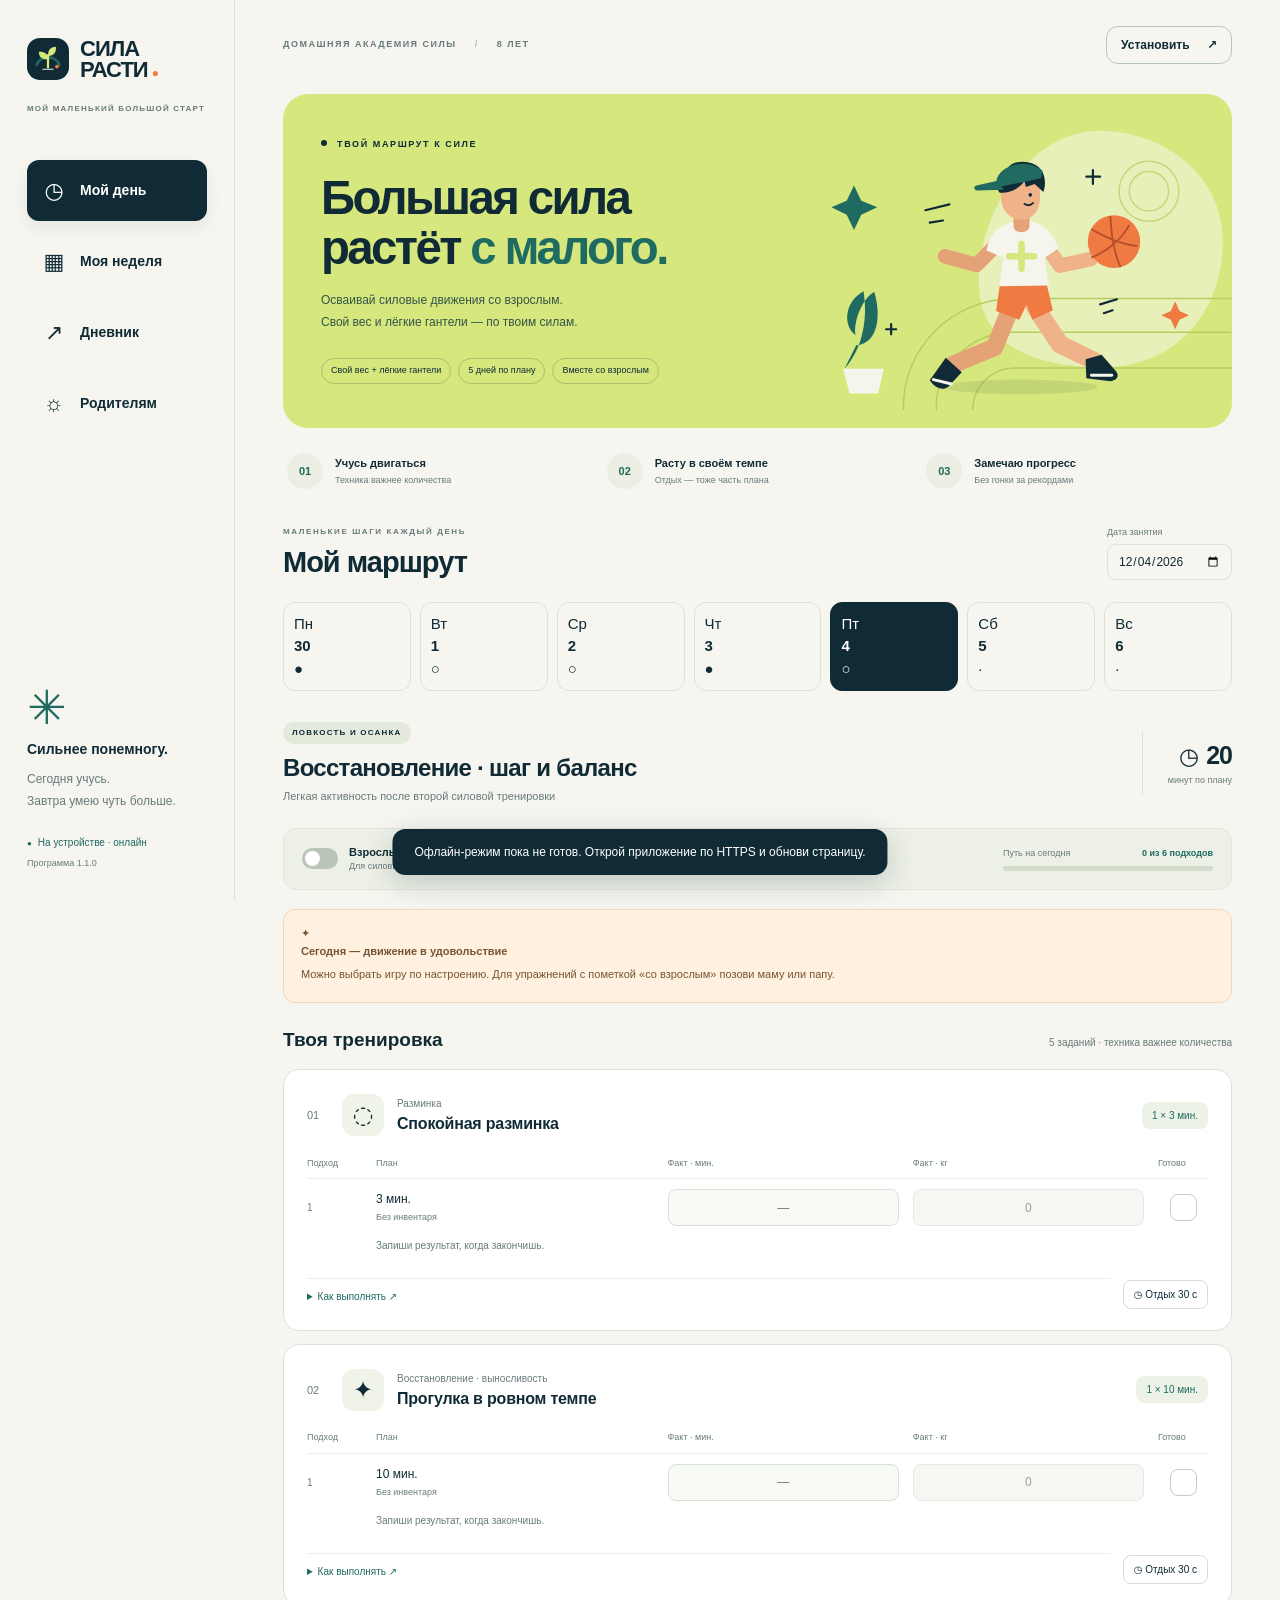
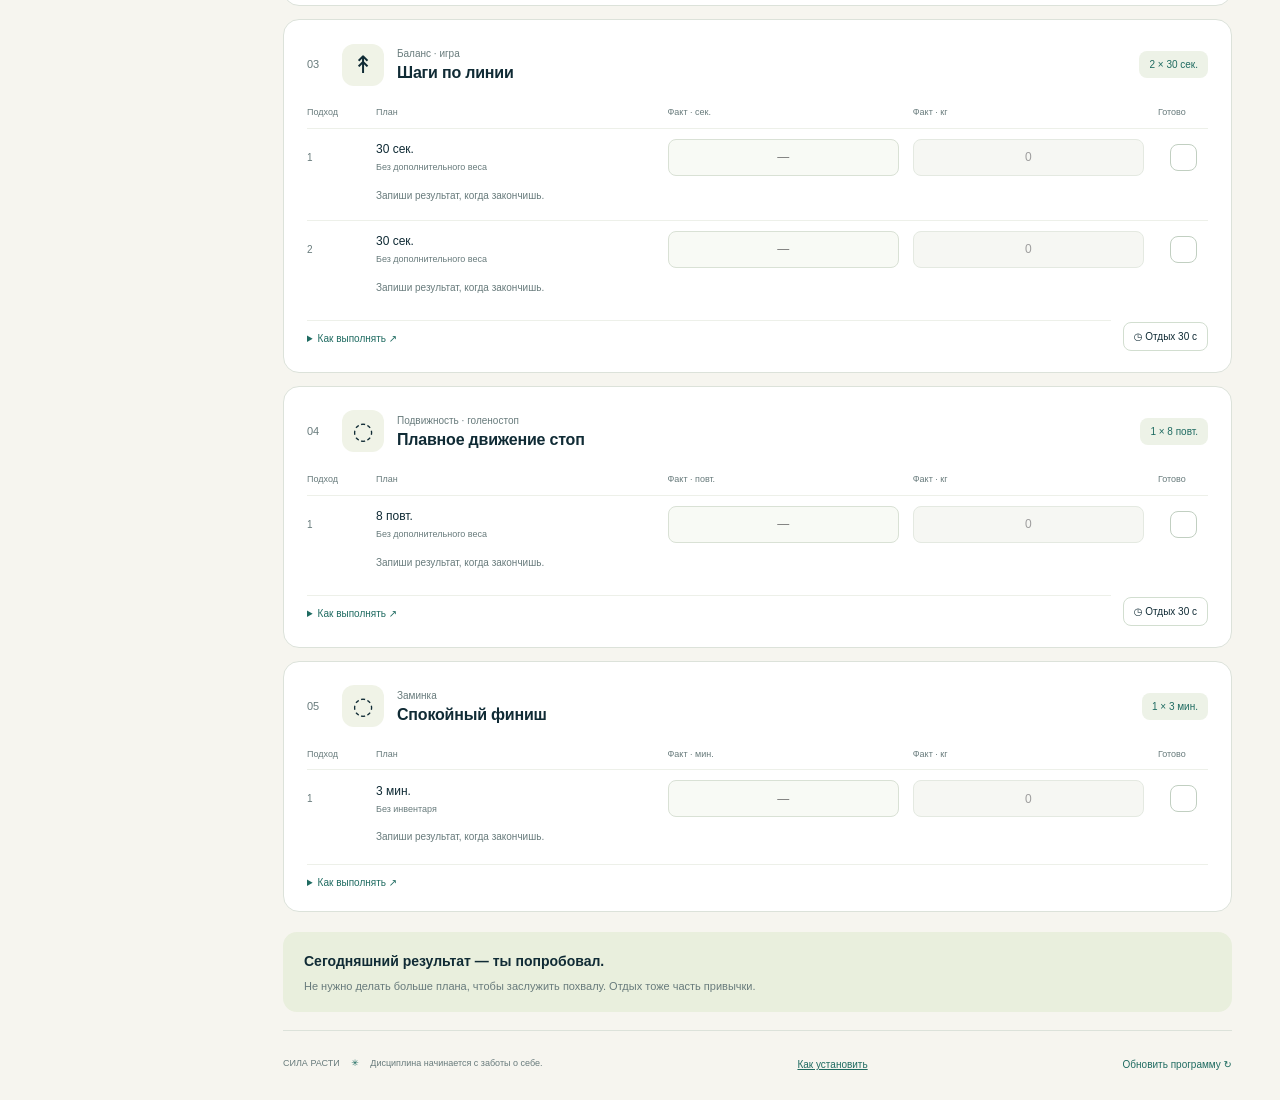
<file: index.html>
<!doctype html>
<html lang="ru">
<head>
<meta charset="utf-8"><meta name="viewport" content="width=device-width, initial-scale=1, viewport-fit=cover">
<meta name="theme-color" content="#102b35"><meta name="description" content="Сила расти — детская силовая подготовка, свой вес, лёгкие гантели и дневник занятий. Для ребёнка 8 лет и его родителей.">
<meta name="apple-mobile-web-app-capable" content="yes"><meta name="apple-mobile-web-app-status-bar-style" content="default">
<link rel="manifest" href="manifest.webmanifest"><link rel="icon" href="icon.svg" type="image/svg+xml"><link rel="apple-touch-icon" href="apple-touch-icon.png"><link rel="stylesheet" href="styles.css">
<title>Сила расти · Мой маршрут</title>
<script src="app.js" defer></script>
</head>
<body>
<a class="skip-link" href="#view">К упражнениям</a>
<div class="app-shell" id="app">
<aside class="sidebar">
<a class="brand" href="./" aria-label="Сила расти — главная"><img src="icon.svg" alt="" width="42" height="42"><span>СИЛА<br>РАСТИ<span class="brand-dot">●</span></span></a>
<div class="side-kicker">МОЙ МАЛЕНЬКИЙ БОЛЬШОЙ СТАРТ</div>
<nav class="main-nav" aria-label="Основные разделы">
<button class="nav-item active" data-view="today"><span aria-hidden="true">◷</span>Мой день</button>
<button class="nav-item" data-view="week"><span aria-hidden="true">▦</span>Моя неделя</button>
<button class="nav-item" data-view="journal"><span aria-hidden="true">↗</span>Дневник</button>
<button class="nav-item" data-view="parent"><span aria-hidden="true">☼</span>Родителям</button>
</nav>
<div class="side-bottom"><div class="seed-mark" aria-hidden="true">✳</div><strong>Сильнее понемногу.</strong><p>Сегодня учусь.<br>Завтра умею чуть больше.</p><span id="connection-status" class="online-status">Сохраняем на устройстве</span><small id="version-label">Программа 1.0</small></div>
</aside>
<main class="main-content">
<header class="topbar"><div class="breadcrumb">ДОМАШНЯЯ АКАДЕМИЯ СИЛЫ <span>/</span> 8 ЛЕТ</div><button id="install-app" class="button button-small">Установить <span aria-hidden="true">↗</span></button></header>
<section class="hero" aria-labelledby="hero-title"><div class="hero-copy"><span class="eyebrow"><span></span> ТВОЙ МАРШРУТ К СИЛЕ</span><h1 id="hero-title">Большая сила<br>растёт <em>с малого.</em></h1><p>Осваивай силовые движения со взрослым.<br>Свой вес и лёгкие гантели — по твоим силам.</p><div class="hero-tags"><span>Свой вес + лёгкие гантели</span><span>5 дней по плану</span><span>Вместе со взрослым</span></div></div><img class="hero-art" src="hero.svg" alt="Юный исследователь движется вперёд с мячом"></section>
<div class="route-summary"><div><span class="summary-symbol">01</span><p><strong>Учусь двигаться</strong><span>Техника важнее количества</span></p></div><div><span class="summary-symbol">02</span><p><strong>Расту в своём темпе</strong><span>Отдых — тоже часть плана</span></p></div><div><span class="summary-symbol">03</span><p><strong>Замечаю прогресс</strong><span>Без гонки за рекордами</span></p></div></div>
<section class="workout-section" aria-label="Расписание и дневник">
<div class="section-top"><div><span class="eyebrow muted">МАЛЕНЬКИЕ ШАГИ КАЖДЫЙ ДЕНЬ</span><h2>Мой маршрут</h2></div><label class="date-label">Дата занятия<input type="date" id="date-picker"></label></div>
<div id="day-tabs" class="day-tabs" aria-label="Выбрать день недели"></div>
<div class="session-heading"><div><span class="kind-pill" id="kind-pill">Загружаем</span><h2 id="day-title">Готовим твой маршрут…</h2><p id="day-subtitle">Занятия и результаты хранятся отдельно.</p></div><div class="time-badge"><span aria-hidden="true">◷</span><strong id="session-minutes">—</strong><small>минут по плану</small></div></div>
<div class="session-tools"><label class="adult-switch"><input type="checkbox" id="adult-toggle"><span class="toggle-track" aria-hidden="true"></span><span><strong>Взрослый рядом</strong><small>Для силовых занятий нужен присмотр</small></span></label><div class="progress-wrap"><div><span>Путь на сегодня</span><strong id="session-progress">0 / 0</strong></div><div class="progress-track"><div id="progress-fill"></div></div></div></div>
<div id="view" aria-live="polite"><div class="panel-card">Загружаем программу…</div></div>
</section>
<footer class="app-footer"><span>СИЛА РАСТИ <span aria-hidden="true">✳</span> Дисциплина начинается с заботы о себе.</span><a href="INSTALL.html" class="text-button">Как установить</a><button id="update-program" class="text-button">Обновить программу ↻</button></footer>
</main>
</div>
<div id="toast" class="toast" role="status" aria-live="polite" hidden></div>
</body></html>
</file>
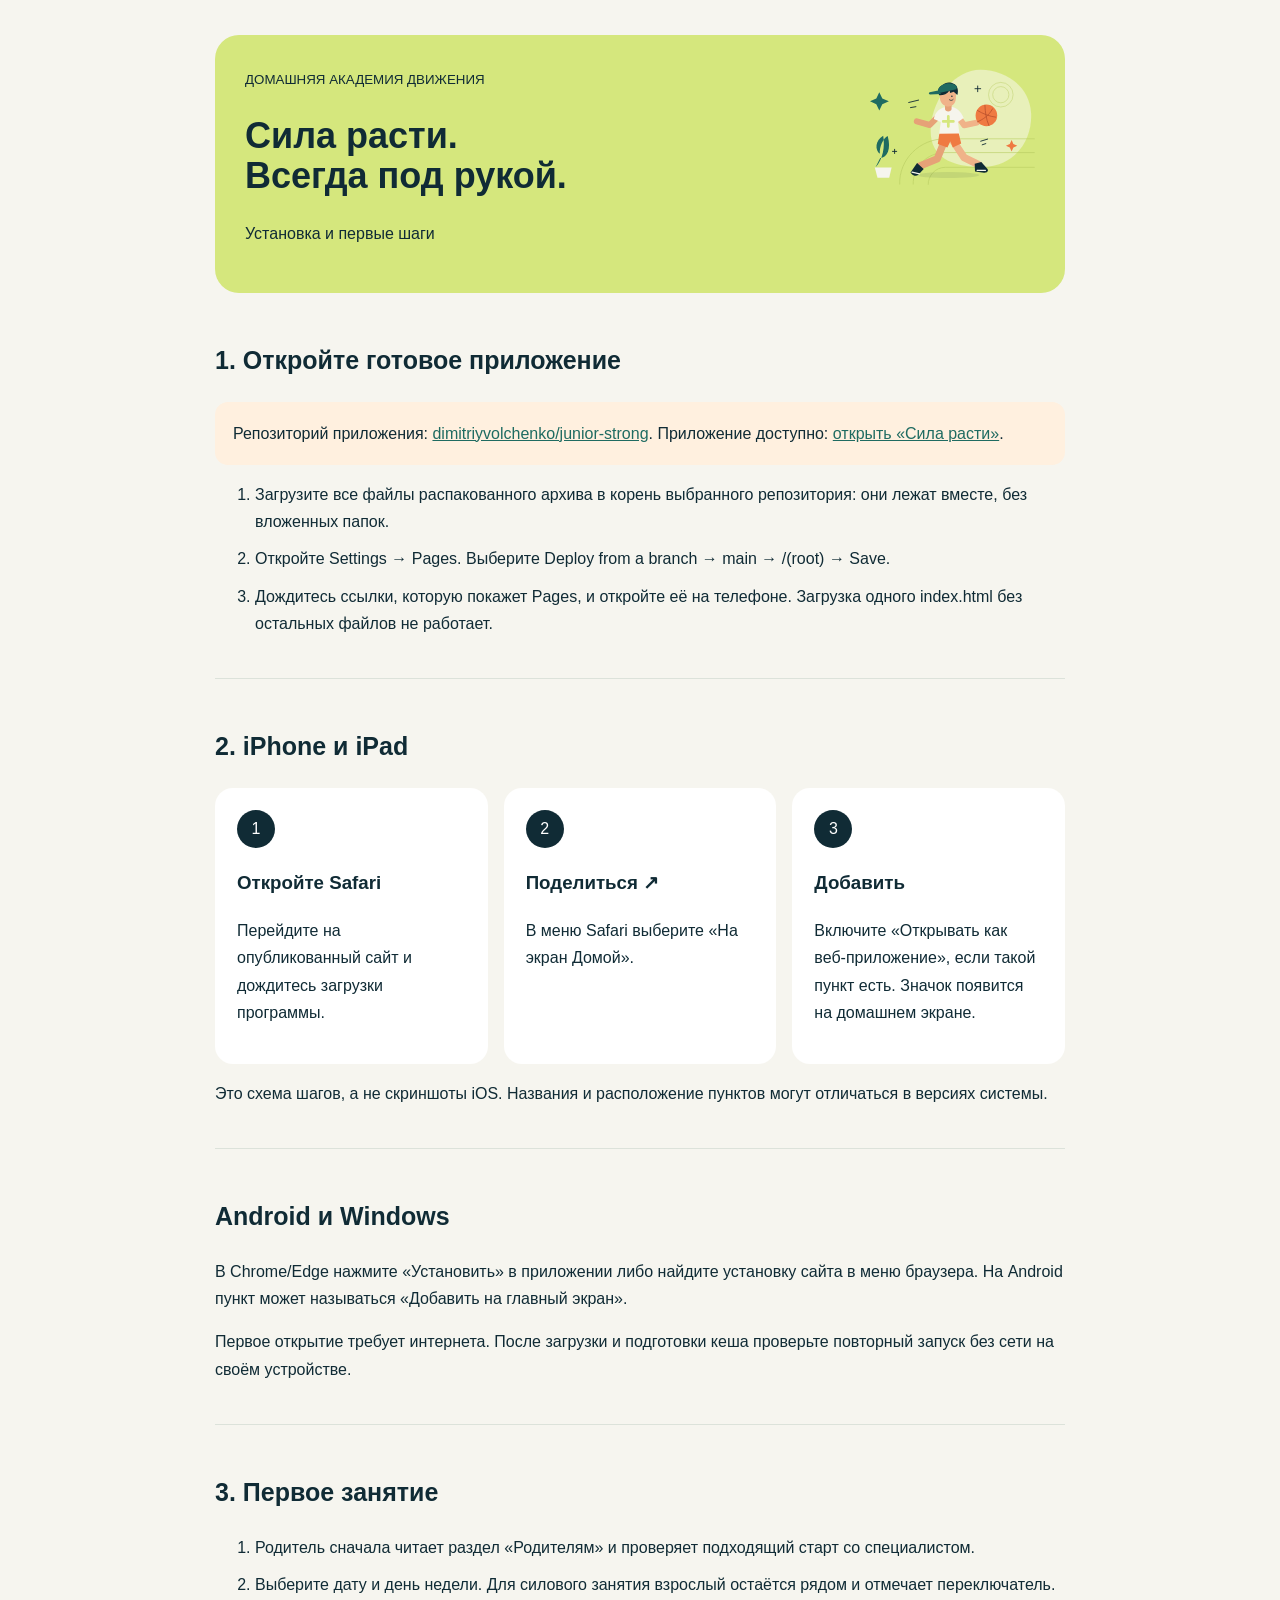
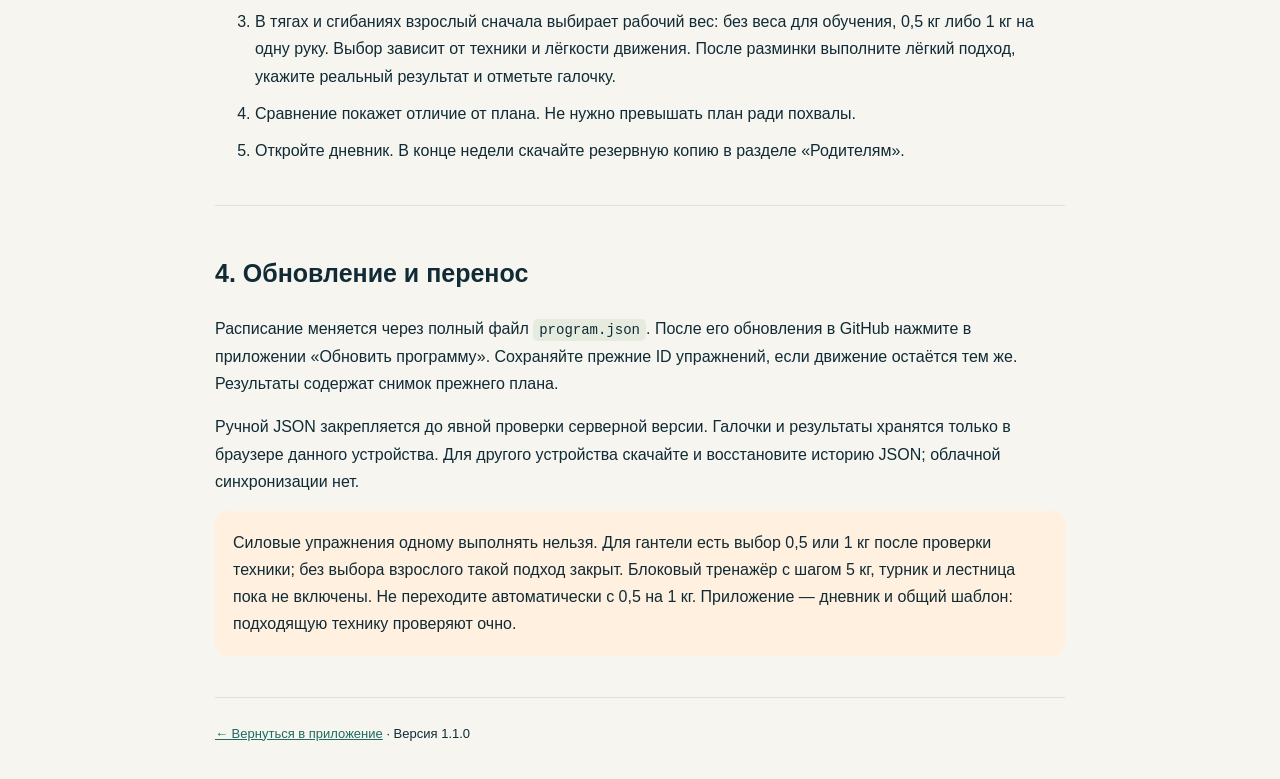
<file: INSTALL.html>
<!doctype html><html lang="ru"><meta charset="utf-8"><meta name="viewport" content="width=device-width,initial-scale=1"><title>Установка · Сила расти</title><style>body{margin:0;background:#f6f5ef;color:#102b35;font:16px/1.7 Arial,sans-serif}main{max-width:850px;margin:auto;padding:35px 25px}header{background:#d5e77d;border-radius:24px;padding:30px;position:relative;overflow:hidden}header img{width:180px;float:right}h1{font-size:36px;line-height:1.1}section{padding:25px 0;border-bottom:1px solid #dce2da}h2{font-size:25px}li{margin:10px 0}.steps{display:flex;gap:16px;flex-wrap:wrap}.step{flex:1;min-width:180px;background:white;padding:22px;border-radius:18px}.n{width:38px;height:38px;border-radius:50%;background:#102b35;color:white;display:grid;place-items:center}a{color:#1f6b61}code{font-size:14px;background:#e6ebdf;padding:3px 6px;border-radius:5px}.note{background:#fff0df;padding:18px;border-radius:13px}footer{margin-top:25px;font-size:13px}@media(max-width:500px){header img{width:90px}h1{font-size:28px}}</style><main><header><img src="hero.svg" alt="Ребёнок с мячом"><small>ДОМАШНЯЯ АКАДЕМИЯ ДВИЖЕНИЯ</small><h1>Сила расти.<br>Всегда под рукой.</h1><p>Установка и первые шаги</p></header><section><h2>1. Откройте готовое приложение</h2><p class="note">Репозиторий приложения: <a href="https://github.com/dimitriyvolchenko/junior-strong">dimitriyvolchenko/junior-strong</a>. Приложение доступно: <a href="https://dimitriyvolchenko.github.io/junior-strong/">открыть «Сила расти»</a>.</p><ol><li>Загрузите все файлы распакованного архива в корень выбранного репозитория: они лежат вместе, без вложенных папок.</li><li>Откройте Settings → Pages. Выберите Deploy from a branch → main → /(root) → Save.</li><li>Дождитесь ссылки, которую покажет Pages, и откройте её на телефоне. Загрузка одного index.html без остальных файлов не работает.</li></ol></section><section><h2>2. iPhone и iPad</h2><div class="steps"><div class="step"><span class="n">1</span><h3>Откройте Safari</h3><p>Перейдите на опубликованный сайт и дождитесь загрузки программы.</p></div><div class="step"><span class="n">2</span><h3>Поделиться ↗</h3><p>В меню Safari выберите «На экран Домой».</p></div><div class="step"><span class="n">3</span><h3>Добавить</h3><p>Включите «Открывать как веб-приложение», если такой пункт есть. Значок появится на домашнем экране.</p></div></div><p>Это схема шагов, а не скриншоты iOS. Названия и расположение пунктов могут отличаться в версиях системы.</p></section><section><h2>Android и Windows</h2><p>В Chrome/Edge нажмите «Установить» в приложении либо найдите установку сайта в меню браузера. На Android пункт может называться «Добавить на главный экран».</p><p>Первое открытие требует интернета. После загрузки и подготовки кеша проверьте повторный запуск без сети на своём устройстве.</p></section><section><h2>3. Первое занятие</h2><ol><li>Родитель сначала читает раздел «Родителям» и проверяет подходящий старт со специалистом.</li><li>Выберите дату и день недели. Для силового занятия взрослый остаётся рядом и отмечает переключатель.</li><li>В тягах и сгибаниях взрослый сначала выбирает рабочий вес: без веса для обучения, 0,5 кг либо 1 кг на одну руку. Выбор зависит от техники и лёгкости движения. После разминки выполните лёгкий подход, укажите реальный результат и отметьте галочку.</li><li>Сравнение покажет отличие от плана. Не нужно превышать план ради похвалы.</li><li>Откройте дневник. В конце недели скачайте резервную копию в разделе «Родителям».</li></ol></section><section><h2>4. Обновление и перенос</h2><p>Расписание меняется через полный файл <code>program.json</code>. После его обновления в GitHub нажмите в приложении «Обновить программу». Сохраняйте прежние ID упражнений, если движение остаётся тем же. Результаты содержат снимок прежнего плана.</p><p>Ручной JSON закрепляется до явной проверки серверной версии. Галочки и результаты хранятся только в браузере данного устройства. Для другого устройства скачайте и восстановите историю JSON; облачной синхронизации нет.</p><p class="note">Силовые упражнения одному выполнять нельзя. Для гантели есть выбор 0,5 или 1 кг после проверки техники; без выбора взрослого такой подход закрыт. Блоковый тренажёр с шагом 5 кг, турник и лестница пока не включены. Не переходите автоматически с 0,5 на 1 кг. Приложение — дневник и общий шаблон: подходящую технику проверяют очно.</p></section><footer><a href="./">← Вернуться в приложение</a> · Версия 1.1.0</footer></main></html>
</file>
<file: styles.css>
:root{--ink:#102b35;--muted:#687b7c;--paper:#f6f5ef;--lime:#d5e77d;--teal:#1f6b61;--orange:#ef7a42;--line:#dce2da;--white:#fff;--radius:20px}*{box-sizing:border-box}body{margin:0;background:var(--paper);font-family:Arial,'DejaVu Sans',sans-serif;color:var(--ink);font-size:15px;line-height:1.5}button,input{font:inherit}button,a,input{touch-action:manipulation}button{cursor:pointer;color:inherit}button:disabled{cursor:default;opacity:.55}a{color:var(--teal)}button:focus-visible,a:focus-visible,input:focus-visible,summary:focus-visible{outline:3px solid var(--orange);outline-offset:4px}button{transition:background .16s,transform .16s}button:hover:not(:disabled){filter:brightness(.97)}button:active:not(:disabled){transform:translateY(1px)}.skip-link{position:absolute;top:-80px;left:20px;background:white;padding:12px;z-index:90}.skip-link:focus{top:10px}.app-shell{display:flex;min-height:100vh}.sidebar{width:235px;flex-shrink:0;padding:38px 27px 30px;border-right:1px solid var(--line);position:fixed;inset:0 auto 0 0;display:flex;flex-direction:column;z-index:5;background:var(--paper)}.brand{display:flex;gap:11px;color:var(--ink);text-decoration:none;align-items:center}.brand>span{font-size:22px;line-height:.96;font-weight:900;letter-spacing:-1px;position:relative}.brand-dot{color:var(--orange);font-size:12px;margin-left:4px}.brand img{border-radius:13px}.side-kicker{font-size:8px;font-weight:700;letter-spacing:1.2px;line-height:1.8;margin:22px 0 43px;color:var(--muted)}.main-nav{display:grid;gap:10px}.nav-item{border:0;display:flex;align-items:center;gap:14px;padding:14px 15px;border-radius:12px;text-align:left;background:transparent;font-size:14px;font-weight:600}.nav-item>span{font-size:22px;width:24px;text-align:center;font-weight:400}.nav-item.active{background:var(--ink);color:white;box-shadow:0 7px 18px #102b3512}.side-bottom{margin-top:auto;padding-top:45px}.seed-mark{font-size:47px;color:var(--teal);line-height:1.3}.side-bottom strong{font-size:14px}.side-bottom p{color:var(--muted);font-size:12px;line-height:1.8;margin:9px 0 22px}.online-status{display:block;font-size:10px;color:var(--teal)}.online-status:before{content:'●';margin-right:6px;font-size:8px}.side-bottom small{font-size:9px;color:var(--muted);display:block;margin-top:7px}.main-content{margin-left:235px;width:calc(100% - 235px);max-width:1550px;padding:26px 48px 22px}.topbar{display:flex;justify-content:space-between;align-items:center;margin-bottom:30px}.breadcrumb{font-size:9px;letter-spacing:1.5px;font-weight:700;color:var(--muted)}.breadcrumb span{margin:0 14px;color:#b0bbb1}.button{border:0;border-radius:12px;background:var(--ink);color:white;padding:12px 18px;font-weight:600}.button-small{background:transparent;border:1px solid #b9c6bd;color:var(--ink);font-size:12px;padding:9px 14px}.button-small span{margin-left:14px}.hero{background:var(--lime);border-radius:25px;position:relative;overflow:hidden;min-height:334px;padding:36px 38px;display:flex;align-items:center}.hero-copy{position:relative;z-index:1;width:64%}.eyebrow{font-size:9px;font-weight:700;letter-spacing:1.6px;display:block}.eyebrow>span{display:inline-block;width:6px;height:6px;border-radius:50%;background:var(--ink);margin-right:6px;vertical-align:1px}h1{font-size:clamp(34px,3.7vw,58px);line-height:1.06;letter-spacing:-2.6px;margin:21px 0 17px;font-weight:800}h1 em{font-style:normal;color:var(--teal)}.hero-copy>p{font-size:12px;line-height:1.8;margin:0;color:#35544b}.hero-tags{display:flex;gap:7px;margin-top:25px;flex-wrap:wrap}.hero-tags span{font-size:9px;padding:5px 9px;border:1px solid #102b3533;border-radius:20px}.hero-art{position:absolute;width:46%;height:100%;object-fit:contain;right:0;top:4px}.route-summary{display:grid;grid-template-columns:repeat(3,1fr);gap:18px;padding:25px 4px 30px}.route-summary>div{display:flex;align-items:center;gap:12px}.summary-symbol{background:#eceee4;color:var(--teal);border-radius:50%;width:36px;height:36px;display:grid;place-items:center;font-size:11px;font-weight:700;flex-shrink:0}.route-summary p{margin:0;font-size:11px}.route-summary strong,.route-summary p>span{display:block}.route-summary p>span{font-size:9px;color:var(--muted);margin-top:3px}.section-top{display:flex;justify-content:space-between;align-items:center;margin:7px 0 22px}.muted{color:var(--muted);font-size:8px}.section-top h2{margin:7px 0 0;font-size:29px;letter-spacing:-1px;line-height:1.2}.date-label{color:var(--muted);font-size:9px;display:grid;gap:4px}.date-label input{border:1px solid var(--line);background:transparent;border-radius:9px;padding:6px 10px;color:var(--ink);font-size:12px;min-height:36px}.day-tabs{display:flex;gap:9px;margin-bottom:28px}.day-tabs button{flex:1;border:1px solid var(--line);background:transparent;border-radius:12px;min-height:69px;padding:10px;text-align:left}.day-tabs button.active,.day-tabs button[aria-selected="true"]{background:var(--ink);color:white;border-color:var(--ink)}.day-tabs strong{font-size:14px}.day-tabs small{display:block;font-size:9px;opacity:.7;margin-top:3px}.day-tabs .day-name,.day-tabs .day-date{display:block}.session-heading{display:flex;align-items:center;justify-content:space-between;gap:18px}.session-heading h2{font-size:24px;letter-spacing:-.7px;margin:9px 0 5px;line-height:1.25}.session-heading p{font-size:11px;color:var(--muted);margin:0;max-width:600px}.kind-pill{font-size:8px;font-weight:700;text-transform:uppercase;letter-spacing:1.2px;background:#e4eadb;border-radius:20px;padding:5px 9px;display:inline-block}.time-badge{border-left:1px solid var(--line);padding:6px 0 6px 25px;text-align:right;flex-shrink:0}.time-badge>span{font-size:23px;margin-right:7px}.time-badge strong{font-size:25px;letter-spacing:-1px}.time-badge small{display:block;font-size:9px;color:var(--muted)}.session-tools{margin:23px 0 19px;background:#edf0e6;border:1px solid #e2e6da;display:flex;align-items:center;justify-content:space-between;gap:22px;padding:15px 18px;border-radius:13px}.adult-switch{display:flex;align-items:center;gap:11px;cursor:pointer;position:relative}.adult-switch input{position:absolute;left:0;opacity:0;width:38px;height:25px;cursor:pointer}.toggle-track{width:36px;height:21px;border-radius:20px;background:#b9c5b6;position:relative;flex-shrink:0;pointer-events:none}.toggle-track:after{content:'';position:absolute;width:15px;height:15px;background:white;top:3px;left:3px;border-radius:50%;transition:transform .18s}.adult-switch input:checked+.toggle-track{background:var(--teal)}.adult-switch input:checked+.toggle-track:after{transform:translateX(15px)}.adult-switch input:focus-visible+.toggle-track{outline:3px solid var(--orange);outline-offset:3px}.adult-switch strong{font-size:11px;display:block}.adult-switch small{font-size:9px;color:var(--muted);display:block}.progress-wrap{width:210px;flex-shrink:0}.progress-wrap>div:first-child{display:flex;justify-content:space-between;font-size:9px;margin-bottom:6px;color:var(--muted)}.progress-wrap strong{color:var(--teal)}.progress-track{height:5px;border-radius:9px;background:#d4dccb;overflow:hidden}#progress-fill{height:100%;background:var(--teal);width:0;transition:width .25s}.session-banner{background:#fff0df;border:1px solid #f3d8b8;border-radius:12px;padding:14px 17px;font-size:11px;color:#755632;margin-bottom:16px;line-height:1.7}.session-banner strong{color:#704516}.session-banner p{margin:4px 0}.exercise-card{border:1px solid var(--line);background:#fff;border-radius:16px;margin-bottom:13px;padding:21px 23px}.exercise-top{display:flex;align-items:center;gap:13px}.exercise-number{font-size:11px;color:var(--muted);min-width:22px}.exercise-icon{font-size:24px;width:42px;height:42px;background:#f0f3e7;display:grid;place-items:center;border-radius:12px;flex-shrink:0}.exercise-heading{flex:1}.exercise-heading h3{font-size:16px;line-height:1.3;margin:0 0 4px;font-weight:700;letter-spacing:-.2px}.exercise-area{font-size:10px;color:var(--muted)}.exercise-plan{font-size:10px;color:var(--teal);background:#edf2e7;padding:6px 10px;border-radius:8px}.set-table{margin:18px 0 0}.set-head,.set-row{display:grid;grid-template-columns:55px 1.2fr 1fr 1fr 50px;gap:14px;align-items:center}.set-head{color:var(--muted);font-size:9px;padding:0 0 8px}.set-row{font-size:12px;border-top:1px solid #edf0e9;padding:10px 0}.set-row>span:first-child{color:var(--muted);font-size:10px}.actual-input{border:1px solid #d9e1d5;border-radius:8px;width:100%;min-height:37px;background:#f8faf5;text-align:center;padding:7px;appearance:textfield}.actual-input::-webkit-inner-spin-button{appearance:none}.actual-input:disabled{background:#f3f4ee;opacity:.7}.set-check{appearance:none;width:27px;height:27px;border:1.5px solid #c1cfc1;border-radius:8px;margin:0;display:grid;place-items:center;cursor:pointer}.set-check:checked{background:var(--teal);border-color:var(--teal)}.set-check:checked:after{content:'✓';color:white;font-size:18px;font-weight:700}.comparison{font-size:10px;color:var(--muted);margin:3px 0 7px}.comparison.good{color:var(--teal)}.exercise-help{font-size:11px;color:var(--muted);border-top:1px solid #edf0e9;padding-top:10px;margin-top:3px}.exercise-help summary{cursor:pointer;font-size:10px;color:var(--teal);width:fit-content}.exercise-help ul{padding-left:17px;line-height:1.8;max-width:750px}.timer-button{border:1px solid #d2ded0;background:transparent;border-radius:8px;font-size:10px;padding:6px 10px;margin-top:8px}.panel-card{padding:23px;background:white;border:1px solid var(--line);border-radius:16px;margin-bottom:16px;overflow-wrap:anywhere}.panel-card h2,.panel-card h3{margin:0 0 12px;line-height:1.3}.panel-card h2{font-size:23px}.panel-card h3{font-size:16px}.panel-card p,.panel-card ul,.panel-card ol{font-size:12px;line-height:1.8;color:#526869}.panel-card li{margin:5px 0}.panel-card a{word-break:break-word}.week-grid{display:grid;grid-template-columns:repeat(2,minmax(0,1fr));gap:14px}.week-card{border:1px solid var(--line);border-radius:16px;background:white;padding:20px;text-align:left}.week-card h3{font-size:17px;margin:8px 0}.week-card p{font-size:11px;color:var(--muted)}.week-card small{font-size:10px;color:var(--teal)}.journal-row{border-top:1px solid var(--line);padding:13px 0;display:flex;justify-content:space-between;align-items:center;gap:16px;font-size:12px}.journal-row small{display:block;color:var(--muted);margin-top:4px}.parent-grid{display:grid;grid-template-columns:repeat(2,minmax(0,1fr));gap:14px}.parent-actions{display:flex;gap:10px;flex-wrap:wrap}.parent-actions button,.panel-card button,.week-card button{border:1px solid #cbd7c8;border-radius:9px;background:#eff3e7;padding:10px 14px;font-size:11px}.parent-actions label{font-size:11px}.panel-card input[type=file]{font-size:11px;max-width:100%;display:block;margin-top:10px}.file-label{display:block;font-size:12px;margin-top:14px}.recovery-art{font-size:55px;color:var(--teal)}.app-footer{display:flex;justify-content:space-between;gap:20px;padding:26px 0 6px;margin-top:18px;border-top:1px solid var(--line);font-size:9px;color:var(--muted)}.app-footer>span>span{margin:0 9px;color:var(--teal)}.text-button{background:none;border:0;padding:0;font-size:10px;color:var(--teal);white-space:nowrap}.toast{position:fixed;bottom:25px;left:50%;transform:translateX(-50%);background:var(--ink);color:white;max-width:min(600px,90vw);padding:14px 22px;border-radius:13px;font-size:12px;box-shadow:0 8px 30px #102b3533;z-index:100}.toast[hidden]{display:none}.error{color:#a84420}.empty-state{text-align:center;padding:30px}.pill{font-size:10px;border-radius:20px;background:#edf2e5;padding:5px 9px;display:inline-block}input[type=checkbox]{accent-color:var(--teal)}
@media(min-width:1500px){.main-content{padding-left:65px;padding-right:65px}.hero{min-height:380px}}@media(max-width:1100px){.sidebar{width:190px;padding:30px 20px}.main-content{margin-left:190px;width:calc(100% - 190px);padding:24px 28px}.hero{padding:30px;min-height:310px}h1{font-size:42px}.hero-copy{width:72%}.hero-art{width:43%;right:-20px}.hero-tags{max-width:300px}.route-summary{gap:12px}.route-summary>div{gap:8px}.route-summary p>span{font-size:8px}.set-head,.set-row{gap:10px;grid-template-columns:40px 1.1fr 1fr 1fr 35px}}@media(max-width:760px){.sidebar{position:fixed;bottom:0;top:auto;width:100%;padding:0 10px calc(6px + env(safe-area-inset-bottom));border-right:0;border-top:1px solid var(--line);background:#f6f5eff5;backdrop-filter:blur(10px)}.brand,.side-kicker,.side-bottom{display:none}.main-nav{display:flex;gap:4px;justify-content:space-around}.nav-item{display:flex;flex-direction:column;gap:1px;font-size:9px;padding:9px 4px 5px;border-radius:10px;flex:1;min-height:58px}.nav-item>span{font-size:22px}.nav-item.active{background:transparent;color:var(--teal);box-shadow:none}.nav-item.active>span{background:var(--lime);border-radius:9px;width:42px;line-height:26px}.main-content{margin-left:0;width:100%;padding:19px 18px 90px}.topbar{margin-bottom:19px}.breadcrumb{font-size:7px;letter-spacing:1px}.breadcrumb span{margin:0 7px}.button-small{font-size:10px;padding:7px 9px}.button-small span{margin-left:7px}.hero{border-radius:20px;padding:26px 23px;min-height:313px;align-items:flex-start}.eyebrow{font-size:7px;letter-spacing:1.1px}.hero-copy{width:100%}h1{font-size:39px;letter-spacing:-1.8px;margin:19px 0 15px}.hero-copy>p{font-size:10px;max-width:225px;line-height:1.7}.hero-tags{margin-top:23px;gap:5px;max-width:240px}.hero-tags span{font-size:7px;padding:4px 7px}.hero-art{width:41%;height:64%;top:auto;bottom:-5px;right:-14px;opacity:.95}.route-summary{gap:9px;padding:21px 1px 26px}.route-summary>div{display:block}.summary-symbol{width:27px;height:27px;font-size:9px;margin-bottom:8px}.route-summary p{font-size:9px}.route-summary p>span{font-size:8px;line-height:1.5}.section-top{margin-bottom:18px}.section-top h2{font-size:25px}.section-top .eyebrow{font-size:6px;letter-spacing:.8px}.date-label{font-size:8px}.date-label input{font-size:10px;padding:6px 5px;max-width:125px}.day-tabs{gap:5px;margin-bottom:22px}.day-tabs button{padding:8px;min-height:61px;border-radius:10px}.day-tabs strong{font-size:12px}.day-tabs small{font-size:8px}.session-heading h2{font-size:20px}.session-heading p{font-size:10px}.time-badge{padding-left:13px}.time-badge strong{font-size:23px}.time-badge small{font-size:8px}.time-badge>span{font-size:19px;margin-right:4px}.session-tools{display:block;padding:13px 14px}.progress-wrap{width:100%;margin-top:15px}.exercise-card{padding:17px 14px;border-radius:14px}.exercise-top{gap:9px}.exercise-number{font-size:10px;min-width:16px}.exercise-heading h3{font-size:14px}.exercise-icon{width:32px;height:32px;font-size:20px;border-radius:9px}.exercise-area{font-size:9px}.exercise-plan{font-size:8px;padding:5px 7px;max-width:100px}.set-head,.set-row{grid-template-columns:25px 1fr .9fr .8fr 28px;gap:8px}.set-head{font-size:8px}.set-row{font-size:10px}.set-row>span:first-child{font-size:9px}.actual-input{min-height:38px;padding:6px;font-size:12px}.set-check{width:25px;height:25px}.comparison{font-size:9px}.session-banner{font-size:10px;padding:12px 14px}.parent-grid,.week-grid{grid-template-columns:1fr}.panel-card{padding:18px}.app-footer{display:block;line-height:1.9}.text-button{display:block;margin-top:8px}.toast{bottom:90px;width:calc(100% - 36px);text-align:center}.journal-row{font-size:10px}}
@media(prefers-reduced-motion:reduce){*,*:before,*:after{transition:none!important;scroll-behavior:auto!important}}@media print{.sidebar,.topbar,.hero,.route-summary,.session-tools,.app-footer,.day-tabs{display:none}.main-content{margin:0;width:100%;padding:0}.exercise-card{break-inside:avoid}.toast{display:none}}
.sr-only{position:absolute!important;width:1px!important;height:1px!important;padding:0!important;overflow:hidden!important;clip:rect(0,0,0,0)!important;white-space:nowrap!important;border:0!important}.set-row .comparison{grid-column:2/-1;margin-top:-2px}.plan-value small{display:block;font-size:9px;color:var(--muted);margin-top:3px}.check-wrap>span{display:none}.check-wrap{display:grid;place-items:center}.view-title{display:flex;align-items:baseline;justify-content:space-between;gap:14px;margin:23px 0 15px}.view-title h2{font-size:19px;margin:0}.view-title p{font-size:10px;color:var(--muted);margin:0}.exercise-bottom{display:flex;align-items:center;justify-content:space-between;gap:12px}.exercise-bottom .exercise-help{flex:1}.exercise-bottom .timer-button{margin-top:10px;white-space:nowrap}.journal-stats{display:flex;gap:12px;margin-bottom:18px}.journal-stats>div{flex:1;background:#edf2e5;border-radius:12px;padding:15px}.journal-stats strong{font-size:22px;display:block}.journal-stats span{font-size:10px;color:var(--muted)}.rest-timer{position:sticky;bottom:15px;background:var(--ink);border-radius:13px;padding:14px 18px;color:white;display:flex;gap:15px;align-items:center;justify-content:space-between;z-index:7}.rest-timer button{border:1px solid #ffffff55;color:white;background:transparent;border-radius:8px;padding:5px 12px}.primary-button,.secondary-button{padding:10px 15px;border-radius:10px;font-size:12px;border:1px solid #cbd7c8}.primary-button{background:var(--ink);color:white}.secondary-button{background:#eff3e7;color:var(--ink)}.day-tabs .day-number{display:block;font-size:18px;margin-top:4px}.day-tabs .day-dot{font-size:7px;margin-left:5px}.day-tabs .day-label{font-size:10px}.set-row.completed{background:#f6faf0}.finish-card{background:#e9efdd;border-radius:14px;padding:18px 21px;margin-top:20px}.finish-card h3{font-size:14px;margin:0 0 5px}.finish-card p{color:var(--muted);font-size:11px;margin:0}.week-card .kind-pill{margin-bottom:9px}.journal-detail{margin-top:12px}.journal-detail summary{font-size:11px;cursor:pointer}.journal-detail table{width:100%;border-collapse:collapse;font-size:10px;margin-top:10px}.journal-detail td,.journal-detail th{padding:8px;text-align:left;border-bottom:1px solid var(--line)}.storage-warning{background:#fff0df;padding:12px;border-radius:10px;font-size:11px}.data-caption{font-size:10px;color:var(--muted)}.day-tabs button[aria-selected=true]{background:var(--ink);color:white}
@media(max-width:760px){.day-tabs{gap:4px}.day-tabs button{padding:8px 6px;text-align:center}.day-tabs .day-number{font-size:16px}.day-tabs .day-dot{display:none}.view-title{display:block}.view-title p{margin-top:5px}.exercise-bottom{align-items:flex-start}.exercise-bottom .timer-button{font-size:8px;padding:6px}.rest-timer{bottom:78px;font-size:11px}.journal-stats{gap:8px}.journal-stats>div{padding:12px}.journal-stats strong{font-size:19px}}
.load-select{display:block;max-width:100%;width:135px;border:1.5px solid #70967b;border-radius:8px;padding:7px 5px;background:#f3f8e9;color:var(--ink);font-size:12px;min-height:38px;margin:6px 0}.load-select:disabled{border-color:var(--line);color:var(--muted);background:#f1f3ed}.load-choice-note{font-size:10px;line-height:1.65;color:#526b60;background:#f1f5e8;padding:11px 13px;border-radius:10px;margin:14px 0 0}.load-prompt{font-size:9px;line-height:1.5;color:#826026;display:block}.plan-load-label{font-size:9px;color:var(--teal);display:block;margin:4px 0}.selected-load{display:block;font-size:11px;font-weight:bold;color:var(--teal);margin-top:4px}.load-pending{background:#fff9ef}.load-options-pill{font-size:9px;display:block;color:var(--teal);margin-top:5px}.session-footer{background:#e9efdd;border-radius:14px;padding:18px 21px;margin-top:20px}.session-footer b{font-size:14px}.session-footer p{color:var(--muted);font-size:11px;margin:5px 0 0}.view-title>span{font-size:10px;color:var(--muted)}
@media(max-width:760px){.load-select{font-size:13px;max-width:120px;width:100%;padding:6px 2px}.load-choice-note{font-size:10px}.plan-load-label{font-size:8px}.load-prompt{font-size:8px}.exercise-plan{max-width:105px;min-width:60px}.selected-load{font-size:10px}.exercise-heading h3{font-size:13px}.view-title>span{display:block;margin-top:4px}}
.plan-load-control{display:block;min-width:0;max-width:150px}.plan-load-control>span{display:block;font-size:9px;color:var(--teal);line-height:1.4;margin-top:4px}.plan-load-select{display:block;width:100%;min-height:40px;margin-top:5px;padding:7px 4px;border:1.5px solid #70967b;border-radius:8px;background:#f3f8e9;color:var(--ink);font-size:12px}.plan-load-select:disabled{border-color:var(--line);color:var(--muted);background:#f1f3ed}.saved-plan-note{display:block;font-size:8px!important;color:var(--muted);line-height:1.5}.load-choice-note p{margin:4px 0}.load-choice-note small{display:block;color:#647466;font-size:9px}.load-choice-note b{font-size:11px}.plan-value{min-width:0}
@media(max-width:760px){.plan-load-select{padding:6px 1px;font-size:12px}.plan-load-control>span{font-size:8px}.load-choice-note b{font-size:10px}.saved-plan-note{font-size:7px!important}}
</file>
